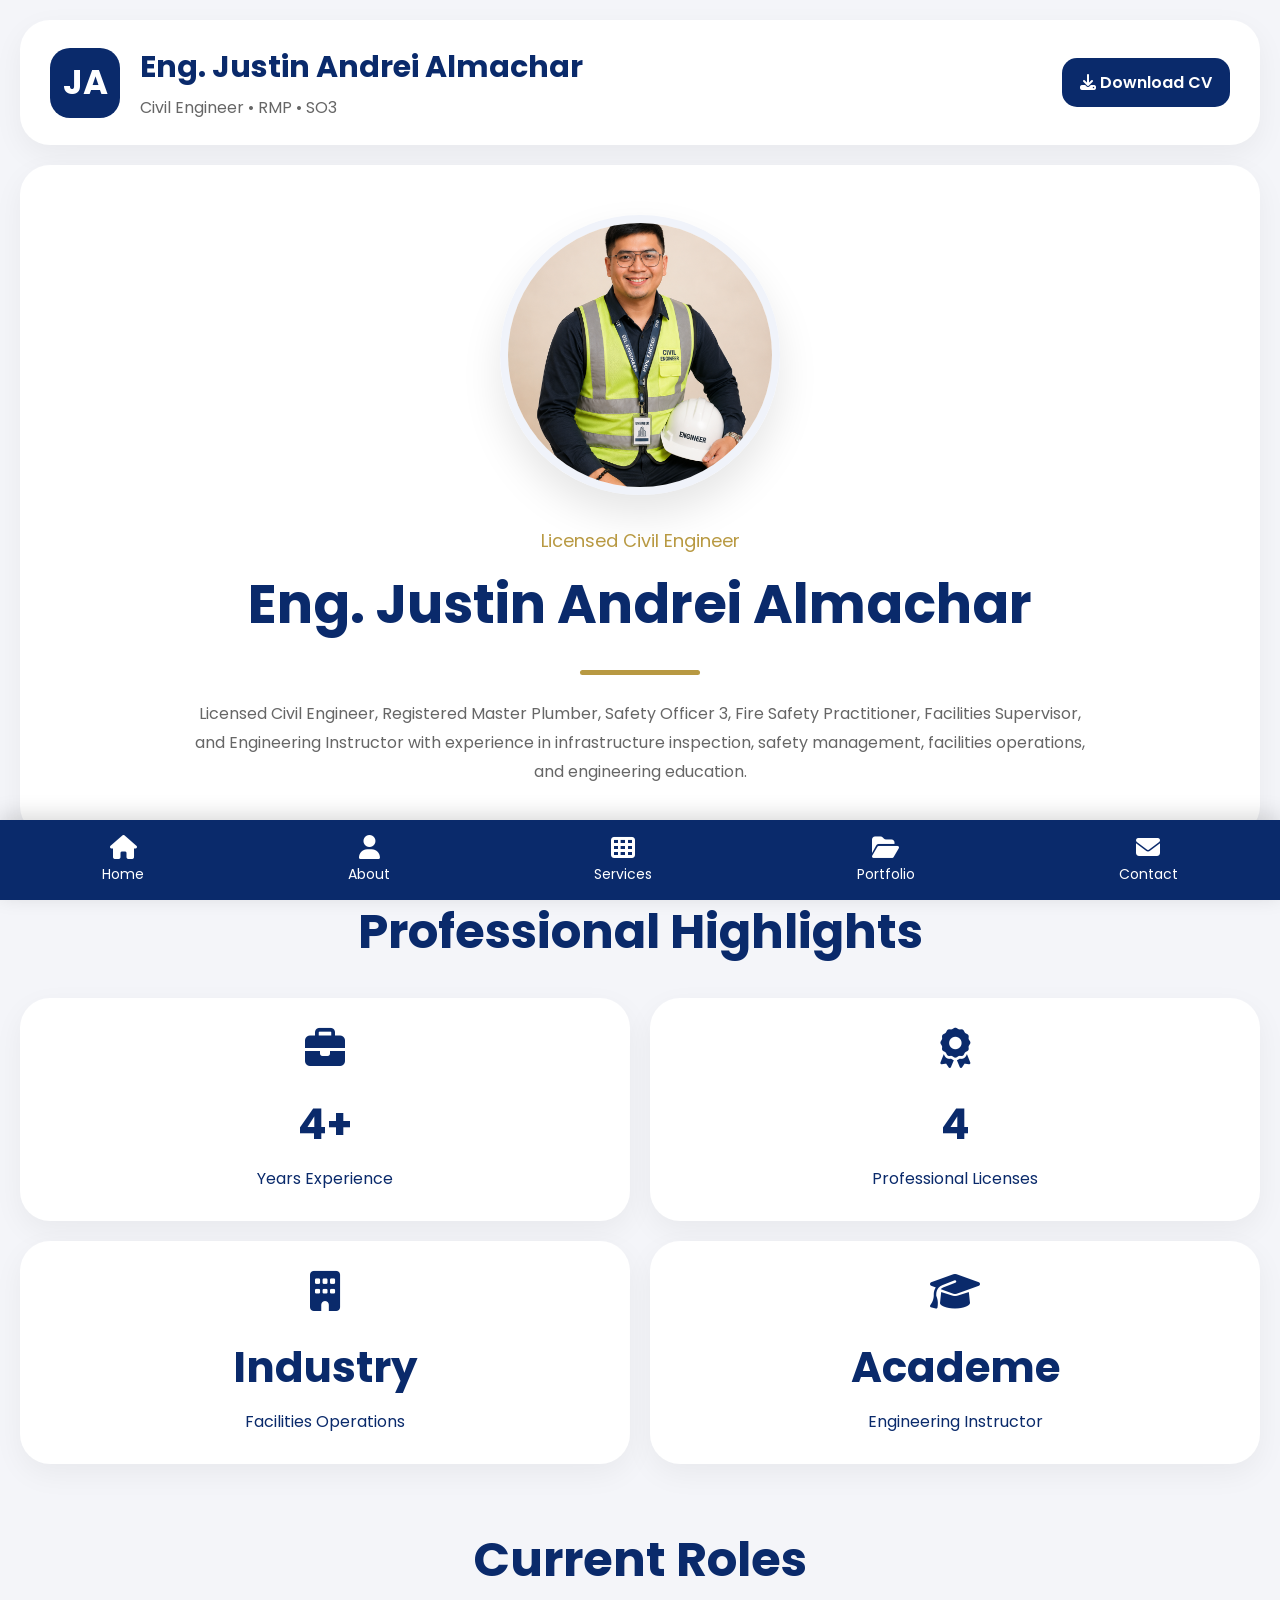
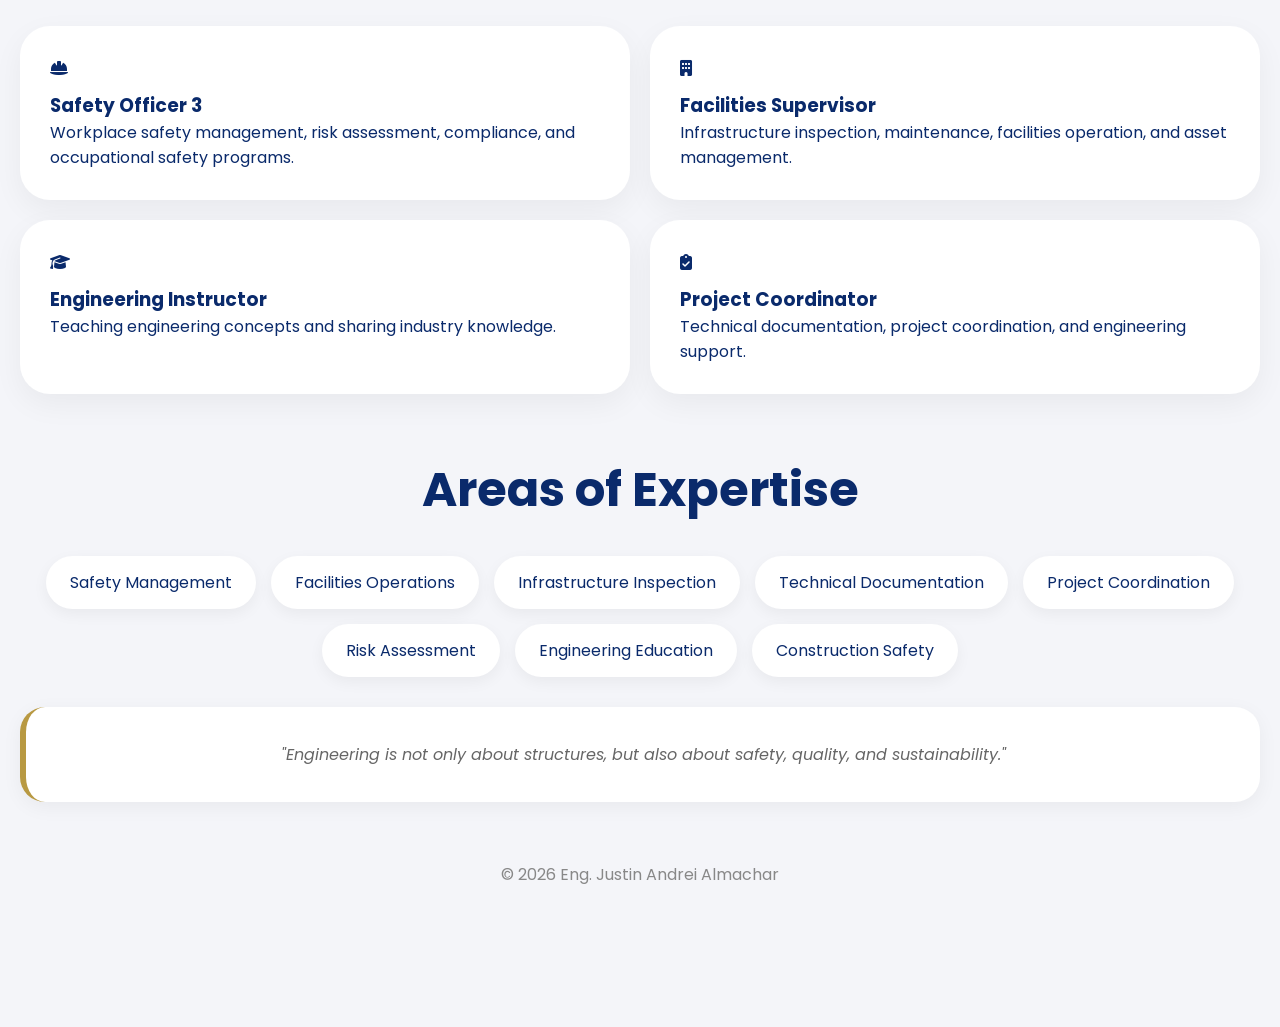
<file: index.html>
<!DOCTYPE html>
<html>
<head>

    <title>Eng. Justin Andrei Almachar</title>

    <meta name="viewport" content="width=device-width, initial-scale=1.0">

    <link rel="stylesheet" href="style.css">

    <link rel="stylesheet"
    href="https://cdnjs.cloudflare.com/ajax/libs/font-awesome/6.5.2/css/all.min.css">

</head>

<body>

<!-- HEADER -->

<header class="header">

    <div class="brand">

        <div class="logo">
            JA
        </div>

        <div class="header-info">
            <h1>Eng. Justin Andrei Almachar</h1>
            <p>Civil Engineer • RMP • SO3</p>
        </div>

    </div>

<a href="Justin_Almachar_CV.pdf"
   target="_blank"
   class="cv-btn">
    <i class="fa-solid fa-download"></i>
    Download CV
</a>
</header>

<!-- HERO -->

<section class="hero-card fade">

    <div class="hero-image">
        <img src="Hero.png" alt="Engineer">
    </div>

    <p class="hero-small">
        Licensed Civil Engineer
    </p>

    <h2>Eng. Justin Andrei Almachar</h2>

    <div class="line"></div>

    <p class="description">
        Licensed Civil Engineer, Registered Master Plumber,
        Safety Officer 3, Fire Safety Practitioner,
        Facilities Supervisor, and Engineering Instructor
        with experience in infrastructure inspection,
        safety management, facilities operations,
        and engineering education.
    </p>

</section>

<!-- HIGHLIGHTS -->

<h2 class="section-title">
    Professional Highlights
</h2>

<div class="stats-container">

    <div class="stat-card">
        <i class="fas fa-briefcase"></i>
        <h3>4+</h3>
        <p>Years Experience</p>
    </div>

    <div class="stat-card">
        <i class="fas fa-award"></i>
        <h3>4</h3>
        <p>Professional Licenses</p>
    </div>

    <div class="stat-card">
        <i class="fas fa-building"></i>
        <h3>Industry</h3>
        <p>Facilities Operations</p>
    </div>

    <div class="stat-card">
        <i class="fas fa-graduation-cap"></i>
        <h3>Academe</h3>
        <p>Engineering Instructor</p>
    </div>

</div>

<!-- CURRENT ROLES -->

<h2 class="section-title">
    Current Roles
</h2>

<div class="grid">

    <div class="card">
        <i class="fas fa-hard-hat"></i>
        <h3>Safety Officer 3</h3>

        <p>
            Workplace safety management,
            risk assessment, compliance,
            and occupational safety programs.
        </p>
    </div>

    <div class="card">
        <i class="fas fa-building"></i>
        <h3>Facilities Supervisor</h3>

        <p>
            Infrastructure inspection,
            maintenance, facilities operation,
            and asset management.
        </p>
    </div>

    <div class="card">
        <i class="fas fa-graduation-cap"></i>
        <h3>Engineering Instructor</h3>

        <p>
            Teaching engineering concepts and
            sharing industry knowledge.
        </p>
    </div>

    <div class="card">
        <i class="fas fa-clipboard-check"></i>
        <h3>Project Coordinator</h3>

        <p>
            Technical documentation,
            project coordination,
            and engineering support.
        </p>
    </div>

</div>

<!-- EXPERTISE -->

<h2 class="section-title">
    Areas of Expertise
</h2>

<div class="skills">

    <div class="skill">Safety Management</div>

    <div class="skill">Facilities Operations</div>

    <div class="skill">Infrastructure Inspection</div>

    <div class="skill">Technical Documentation</div>

    <div class="skill">Project Coordination</div>

    <div class="skill">Risk Assessment</div>

    <div class="skill">Engineering Education</div>

    <div class="skill">Construction Safety</div>

</div>

<!-- QUOTE -->

<div class="quote">
    "Engineering is not only about structures, but also about safety, quality, and sustainability."
</div>

<!-- FOOTER -->

<div class="footer">
    © 2026 Eng. Justin Andrei Almachar
</div>

<!-- NAVIGATION -->

<nav class="bottom-nav">

    <a href="index.html">
        <i class="fas fa-home"></i>
        Home
    </a>

    <a href="about.html">
        <i class="fas fa-user"></i>
        About
    </a>

    <a href="services.html">
        <i class="fas fa-table-cells"></i>
        Services
    </a>

    <a href="portfolio.html">
        <i class="fas fa-folder-open"></i>
        Portfolio
    </a>

    <a href="contact.html">
        <i class="fas fa-envelope"></i>
        Contact
    </a>

</nav>

</body>
</html>
</file>
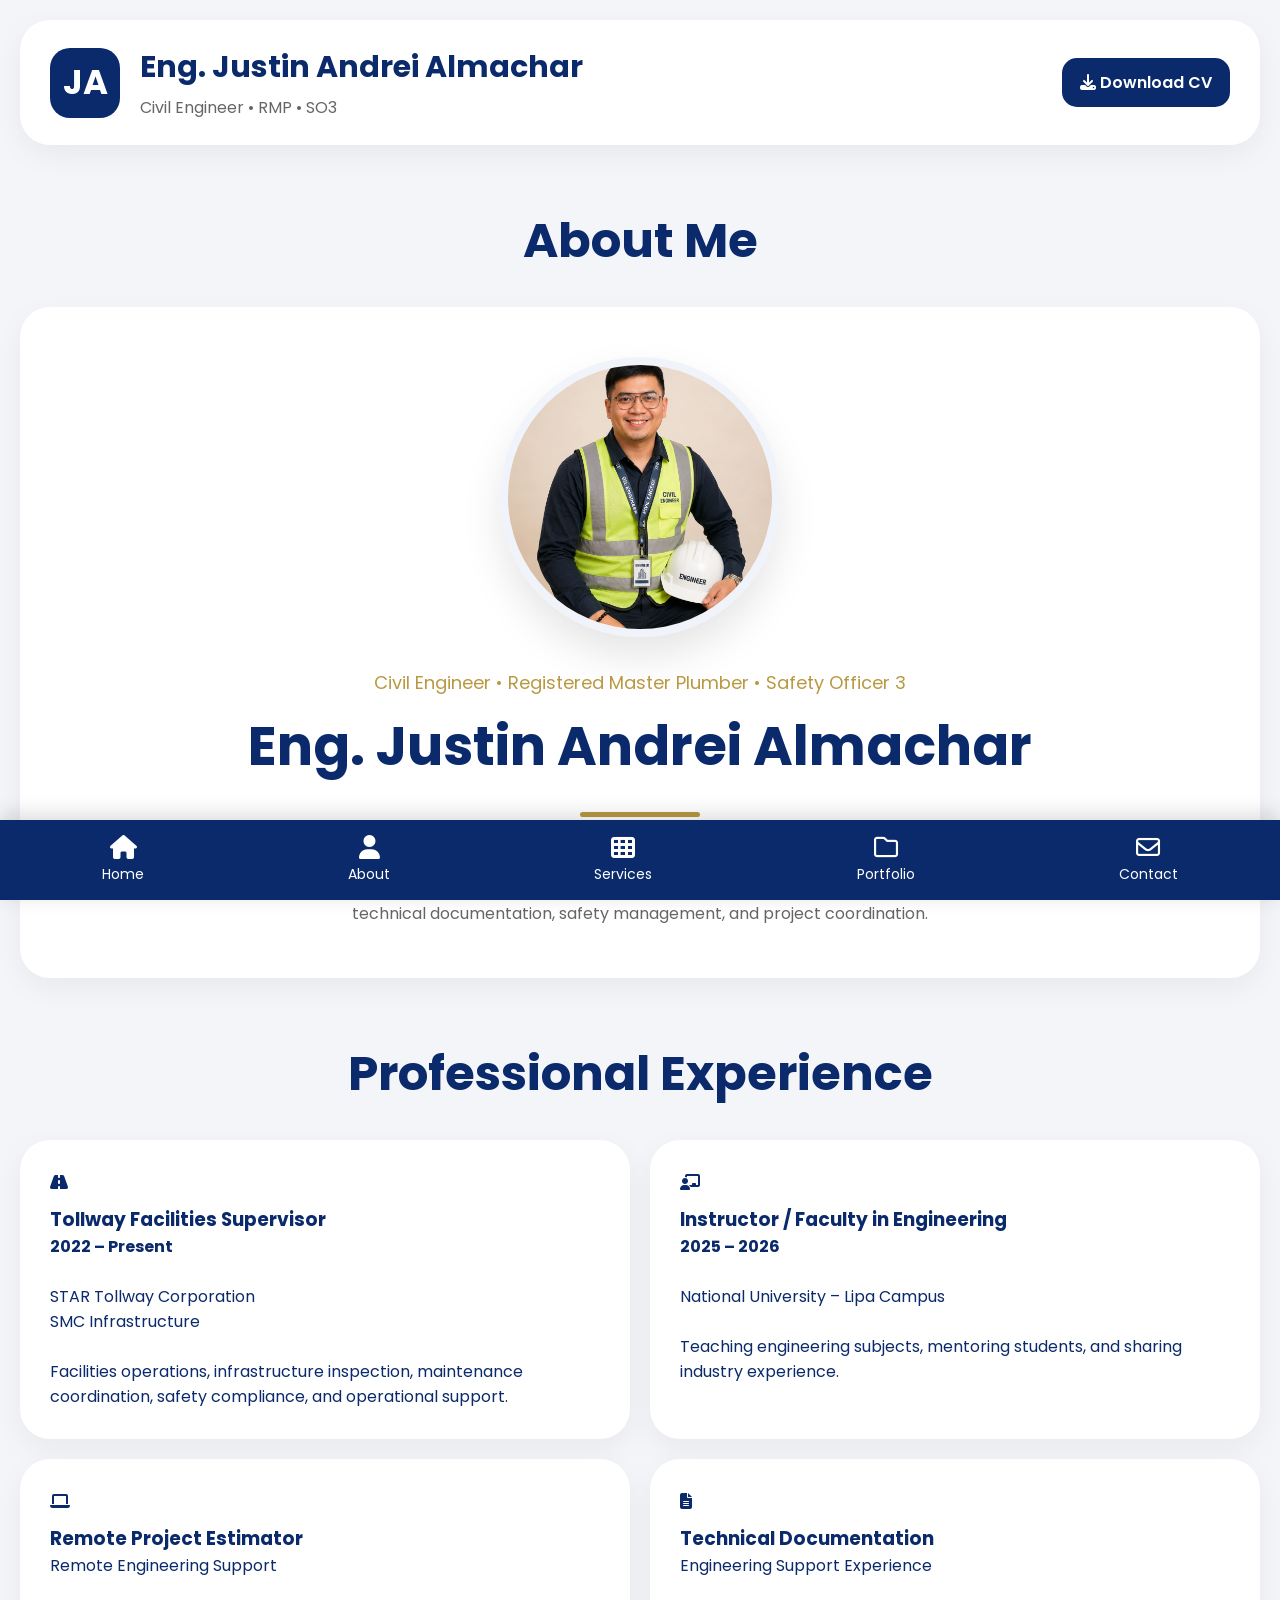
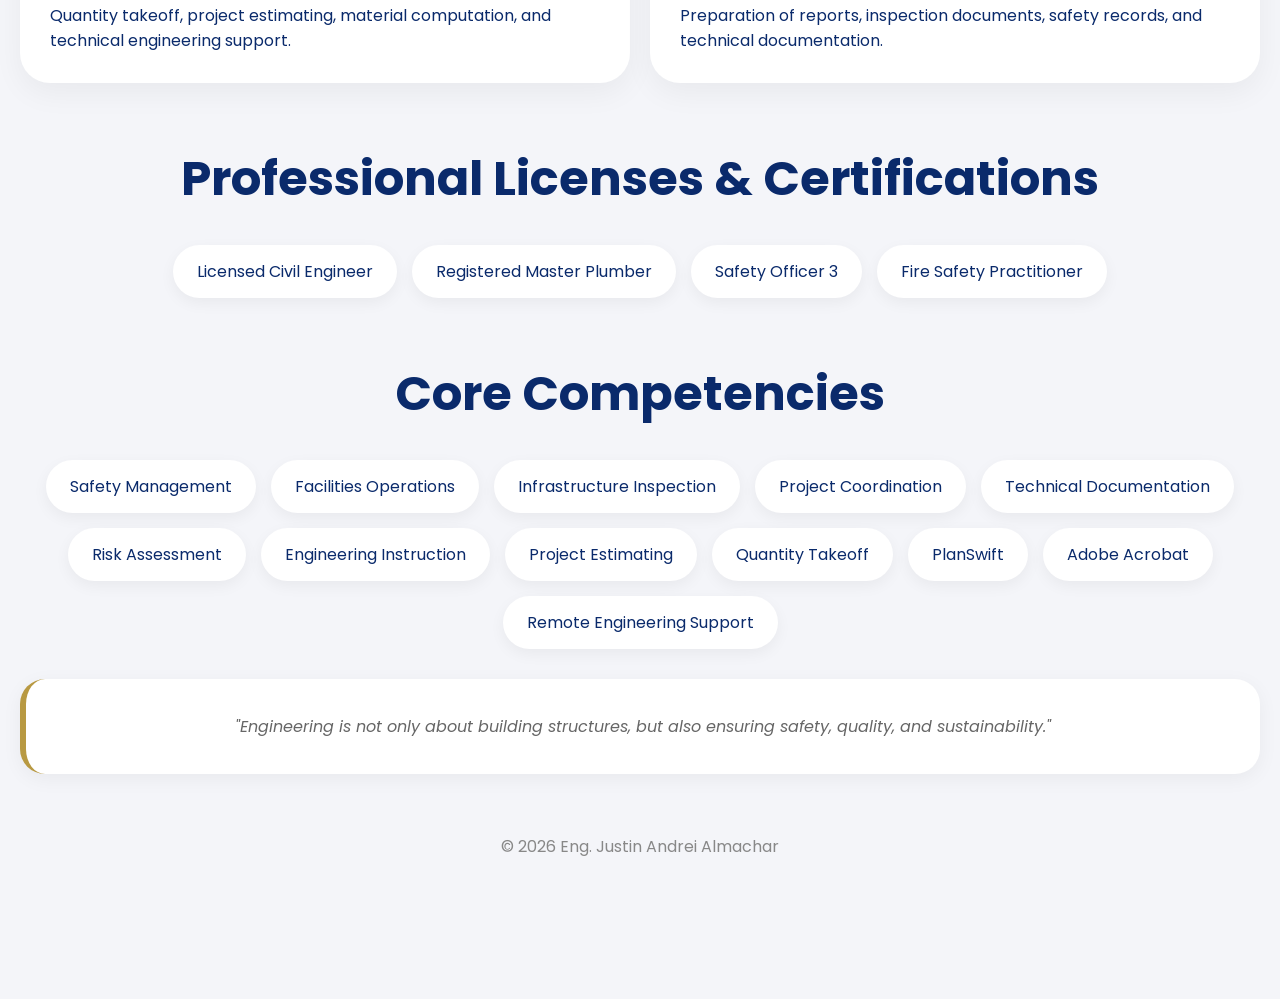
<file: about.html>
<!DOCTYPE html>
<html lang="en">
<head>

    <meta charset="UTF-8">
    <meta name="viewport" content="width=device-width, initial-scale=1.0">

    <title>About | Eng. Justin Andrei Almachar</title>

    <link rel="stylesheet" href="style.css">

    <link rel="stylesheet"
    href="https://cdnjs.cloudflare.com/ajax/libs/font-awesome/6.5.2/css/all.min.css">

</head>

<body>

<!-- HEADER -->

<header class="header">

    <div class="brand">

        <div class="logo">
            JA
        </div>

        <div class="header-info">
            <h1>Eng. Justin Andrei Almachar</h1>
            <p>Civil Engineer • RMP • SO3</p>
        </div>

    </div>

<a href="Justin_Almachar_CV.pdf"
   target="_blank"
   class="cv-btn">
    <i class="fa-solid fa-download"></i>
    Download CV
</a>

</header>

<!-- PAGE TITLE -->

<h2 class="section-title">
    About Me
</h2>

<!-- HERO -->

<section class="hero-card fade">

    <div class="hero-image">
        <img src="Hero.png" alt="Engineer">
    </div>

    <p class="hero-small">
        Civil Engineer • Registered Master Plumber • Safety Officer 3
    </p>

    <h2>
        Eng. Justin Andrei Almachar
    </h2>

    <div class="line"></div>

    <p class="description">
        Licensed Civil Engineer, Registered Master Plumber,
        Safety Officer 3, and Fire Safety Practitioner with
        professional experience in tollway infrastructure,
        facilities operations, engineering education,
        remote project estimating, technical documentation,
        safety management, and project coordination.
    </p>

</section>

<!-- PROFESSIONAL EXPERIENCE -->

<h2 class="section-title">
    Professional Experience
</h2>

<div class="grid">

    <div class="card fade">

        <i class="fa-solid fa-road"></i>

        <h3>
            Tollway Facilities Supervisor
        </h3>

        <p>
            <strong>2022 – Present</strong><br><br>

            STAR Tollway Corporation<br>
            SMC Infrastructure
        </p>

        <br>

        <p>
            Facilities operations, infrastructure inspection,
            maintenance coordination, safety compliance,
            and operational support.
        </p>

    </div>

    <div class="card fade">

        <i class="fa-solid fa-chalkboard-user"></i>

        <h3>
            Instructor / Faculty in Engineering
        </h3>

        <p>
            <strong>2025 – 2026</strong><br><br>

            National University – Lipa Campus
        </p>

        <br>

        <p>
            Teaching engineering subjects,
            mentoring students, and sharing
            industry experience.
        </p>

    </div>

    <div class="card fade">

        <i class="fa-solid fa-laptop"></i>

        <h3>
            Remote Project Estimator
        </h3>

        <p>
            Remote Engineering Support
        </p>

        <br>

        <p>
            Quantity takeoff, project estimating,
            material computation, and technical
            engineering support.
        </p>

    </div>

    <div class="card fade">

        <i class="fa-solid fa-file-lines"></i>

        <h3>
            Technical Documentation
        </h3>

        <p>
            Engineering Support Experience
        </p>

        <br>

        <p>
            Preparation of reports, inspection
            documents, safety records,
            and technical documentation.
        </p>

    </div>

</div>

<!-- PROFESSIONAL LICENSES -->

<h2 class="section-title">
    Professional Licenses & Certifications
</h2>

<div class="skills">

    <div class="skill">
        Licensed Civil Engineer
    </div>

    <div class="skill">
        Registered Master Plumber
    </div>

    <div class="skill">
        Safety Officer 3
    </div>

    <div class="skill">
        Fire Safety Practitioner
    </div>

</div>

<!-- CORE COMPETENCIES -->

<h2 class="section-title">
    Core Competencies
</h2>

<div class="skills">

    <div class="skill">Safety Management</div>

    <div class="skill">Facilities Operations</div>

    <div class="skill">Infrastructure Inspection</div>

    <div class="skill">Project Coordination</div>

    <div class="skill">Technical Documentation</div>

    <div class="skill">Risk Assessment</div>

    <div class="skill">Engineering Instruction</div>

    <div class="skill">Project Estimating</div>

    <div class="skill">Quantity Takeoff</div>

    <div class="skill">PlanSwift</div>

    <div class="skill">Adobe Acrobat</div>

    <div class="skill">Remote Engineering Support</div>

</div>

<!-- PROFESSIONAL STATEMENT -->

<div class="quote">

    "Engineering is not only about building structures,
    but also ensuring safety, quality, and sustainability."

</div>

<!-- FOOTER -->

<div class="footer">
    © 2026 Eng. Justin Andrei Almachar
</div>

<!-- NAVIGATION -->

<nav class="bottom-nav">

    <a href="index.html">
        <i class="fa-solid fa-house"></i>
        Home
    </a>

    <a href="about.html">
        <i class="fa-solid fa-user"></i>
        About
    </a>

    <a href="services.html">
        <i class="fa-solid fa-table-cells"></i>
        Services
    </a>

    <a href="portfolio.html">
        <i class="fa-regular fa-folder"></i>
        Portfolio
    </a>

    <a href="contact.html">
        <i class="fa-regular fa-envelope"></i>
        Contact
    </a>

</nav>

</body>
</html>
</file>
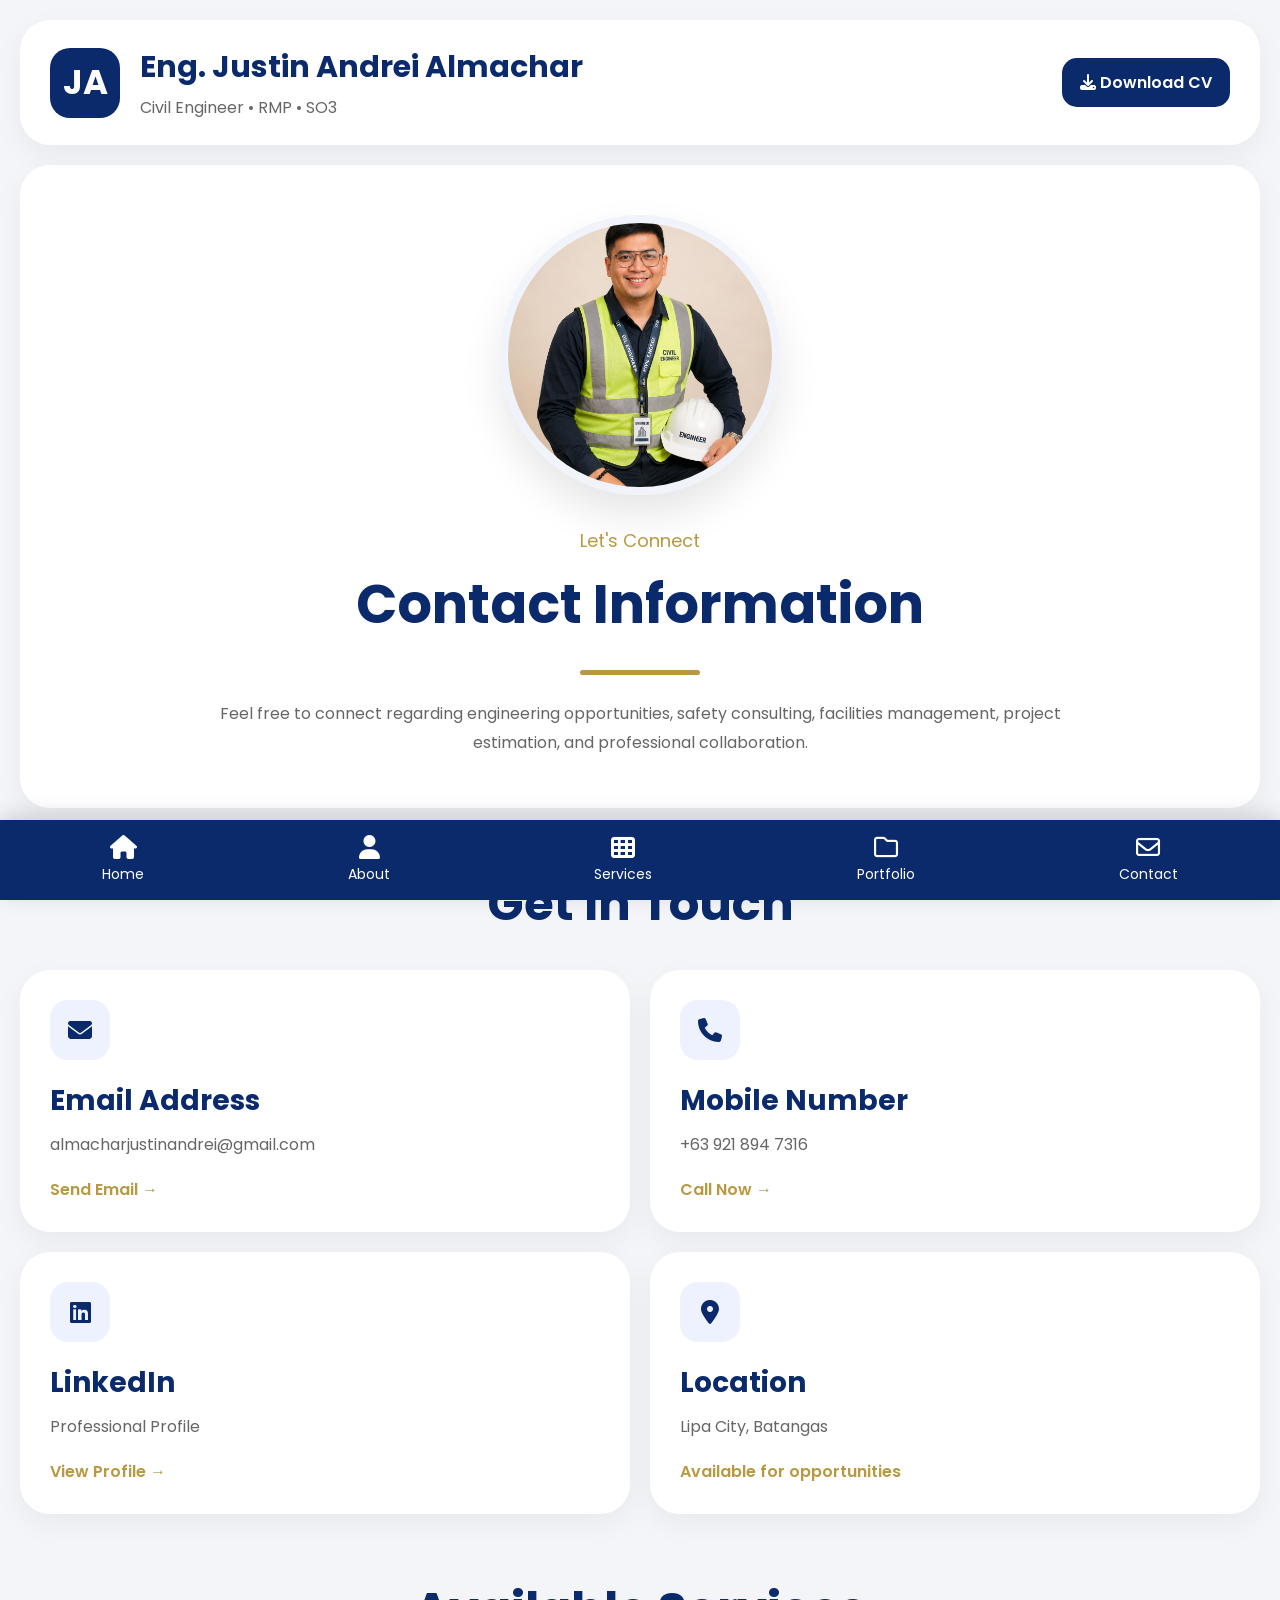
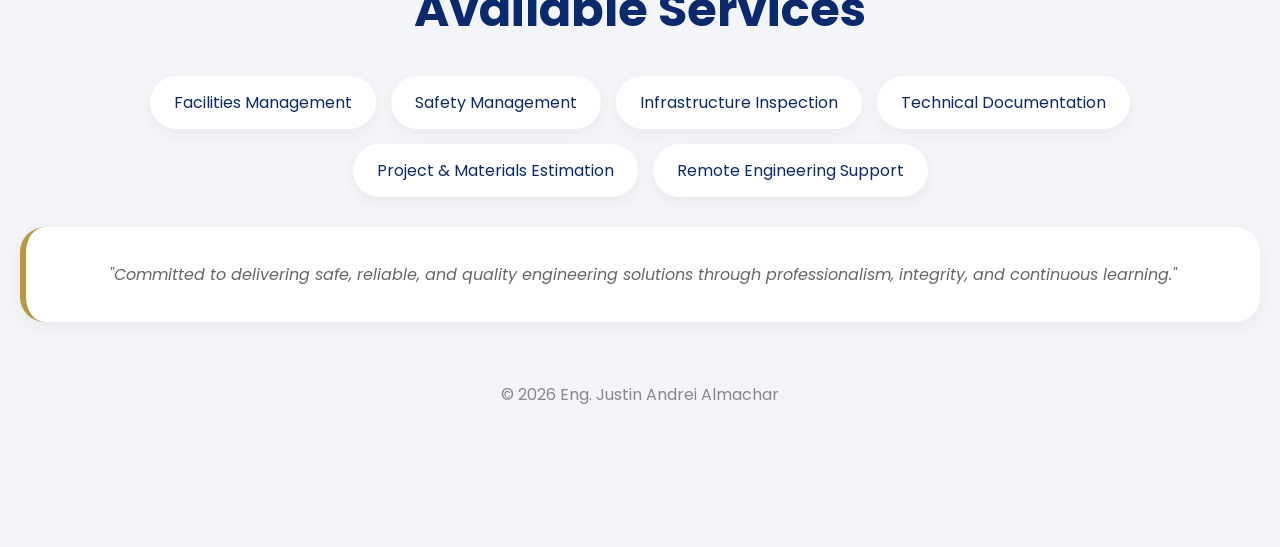
<file: contact.html>
<!DOCTYPE html>
<html lang="en">
<head>

    <meta charset="UTF-8">
    <meta name="viewport" content="width=device-width, initial-scale=1.0">

    <title>Contact | Eng. Justin Andrei Almachar</title>

    <link rel="stylesheet" href="style.css">

    <link rel="stylesheet"
    href="https://cdnjs.cloudflare.com/ajax/libs/font-awesome/6.5.2/css/all.min.css">

</head>

<body>

<!-- HEADER -->

<header class="header">

    <div class="brand">

        <div class="logo">
            JA
        </div>

        <div class="header-info">
            <h1>Eng. Justin Andrei Almachar</h1>
            <p>Civil Engineer • RMP • SO3</p>
        </div>

    </div>

<a href="Justin_Almachar_CV.pdf"
   target="_blank"
   class="cv-btn">
    <i class="fa-solid fa-download"></i>
    Download CV
</a>

</header>

<!-- HERO -->

<section class="hero-card fade">

    <div class="hero-image">
        <img src="Hero.png" alt="Engineer">
    </div>

    <p class="hero-small">
        Let's Connect
    </p>

    <h2>
        Contact Information
    </h2>

    <div class="line"></div>

    <p class="description">
        Feel free to connect regarding engineering opportunities,
        safety consulting, facilities management, project estimation,
        and professional collaboration.
    </p>

</section>

<!-- CONTACT -->

<h2 class="section-title">
    Get In Touch
</h2>

<div class="contact-grid">

    <a href="mailto:almacharjustinandrei@gmail.com"
       class="contact-card">

        <i class="fa-solid fa-envelope"></i>

        <h3>Email Address</h3>

        <p>
            almacharjustinandrei@gmail.com
        </p>

        <span class="contact-action">
            Send Email →
        </span>

    </a>

    <a href="tel:+639218947316"
       class="contact-card">

        <i class="fa-solid fa-phone"></i>

        <h3>Mobile Number</h3>

        <p>
            +63 921 894 7316
        </p>

        <span class="contact-action">
            Call Now →
        </span>

    </a>

<a href="https://www.linkedin.com/in/justin-almachar-2947ab350?utm_source=share_via&utm_content=profile&utm_medium=member_ios"
   target="_blank"
   class="contact-card">

    <i class="fa-brands fa-linkedin"></i>

    <h3>LinkedIn</h3>

    <p>
        Professional Profile
    </p>

    <span class="contact-action">
        View Profile →
    </span>

</a>

    <div class="contact-card">

        <i class="fa-solid fa-location-dot"></i>

        <h3>Location</h3>

        <p>
            Lipa City, Batangas
        </p>

        <span class="contact-action">
            Available for opportunities
        </span>

    </div>

</div>

<!-- SERVICES -->

<h2 class="section-title">
    Available Services
</h2>

<div class="skills">

    <div class="skill">
        Facilities Management
    </div>

    <div class="skill">
        Safety Management
    </div>

    <div class="skill">
        Infrastructure Inspection
    </div>

    <div class="skill">
        Technical Documentation
    </div>

    <div class="skill">
        Project & Materials Estimation
    </div>

    <div class="skill">
        Remote Engineering Support
    </div>

</div>

<!-- QUOTE -->

<div class="quote">

    "Committed to delivering safe, reliable,
    and quality engineering solutions through
    professionalism, integrity, and continuous learning."

</div>

<!-- FOOTER -->

<div class="footer">
    © 2026 Eng. Justin Andrei Almachar
</div>

<!-- BOTTOM NAV -->

<nav class="bottom-nav">

    <a href="index.html">
        <i class="fa-solid fa-house"></i>
        <span>Home</span>
    </a>

    <a href="about.html">
        <i class="fa-solid fa-user"></i>
        <span>About</span>
    </a>

    <a href="services.html">
        <i class="fa-solid fa-table-cells"></i>
        <span>Services</span>
    </a>

    <a href="portfolio.html">
        <i class="fa-regular fa-folder"></i>
        <span>Portfolio</span>
    </a>

    <a href="contact.html">
        <i class="fa-regular fa-envelope"></i>
        <span>Contact</span>
    </a>

</nav>

</body>
</html>
</file>
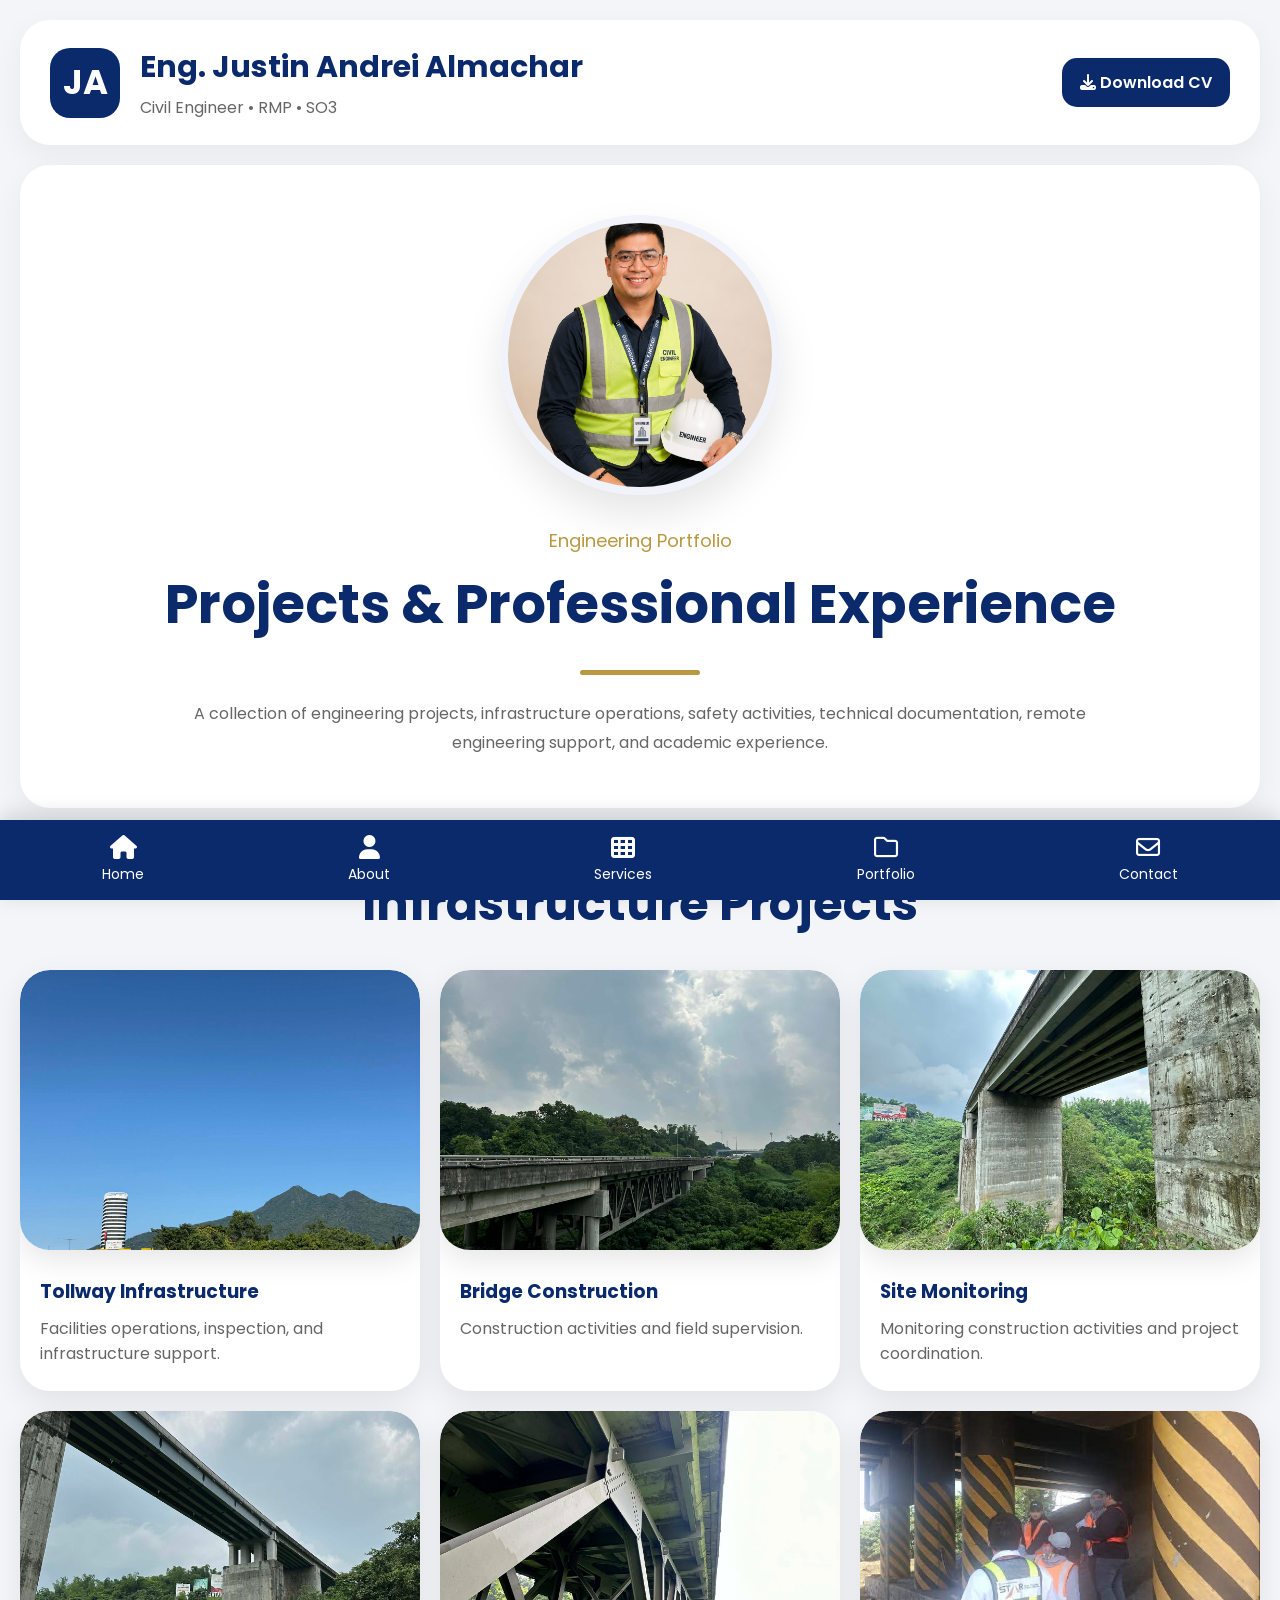
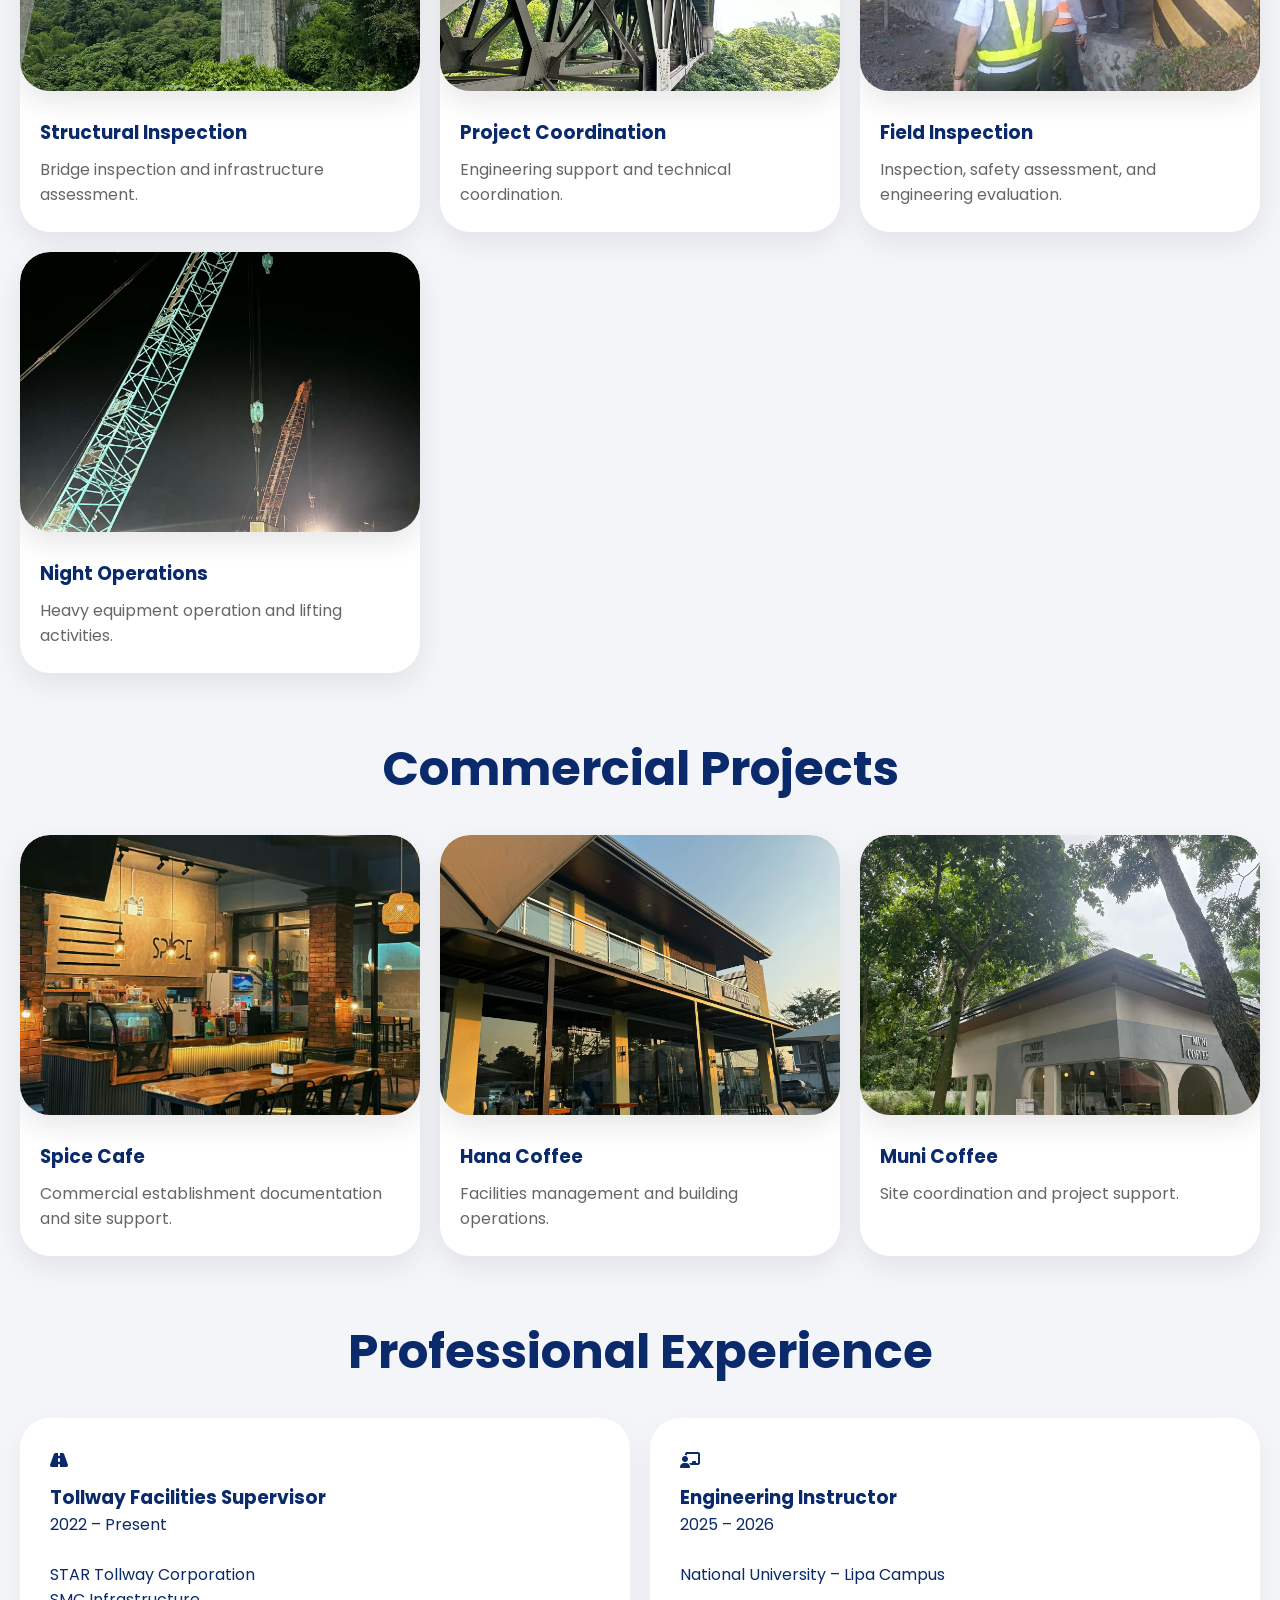
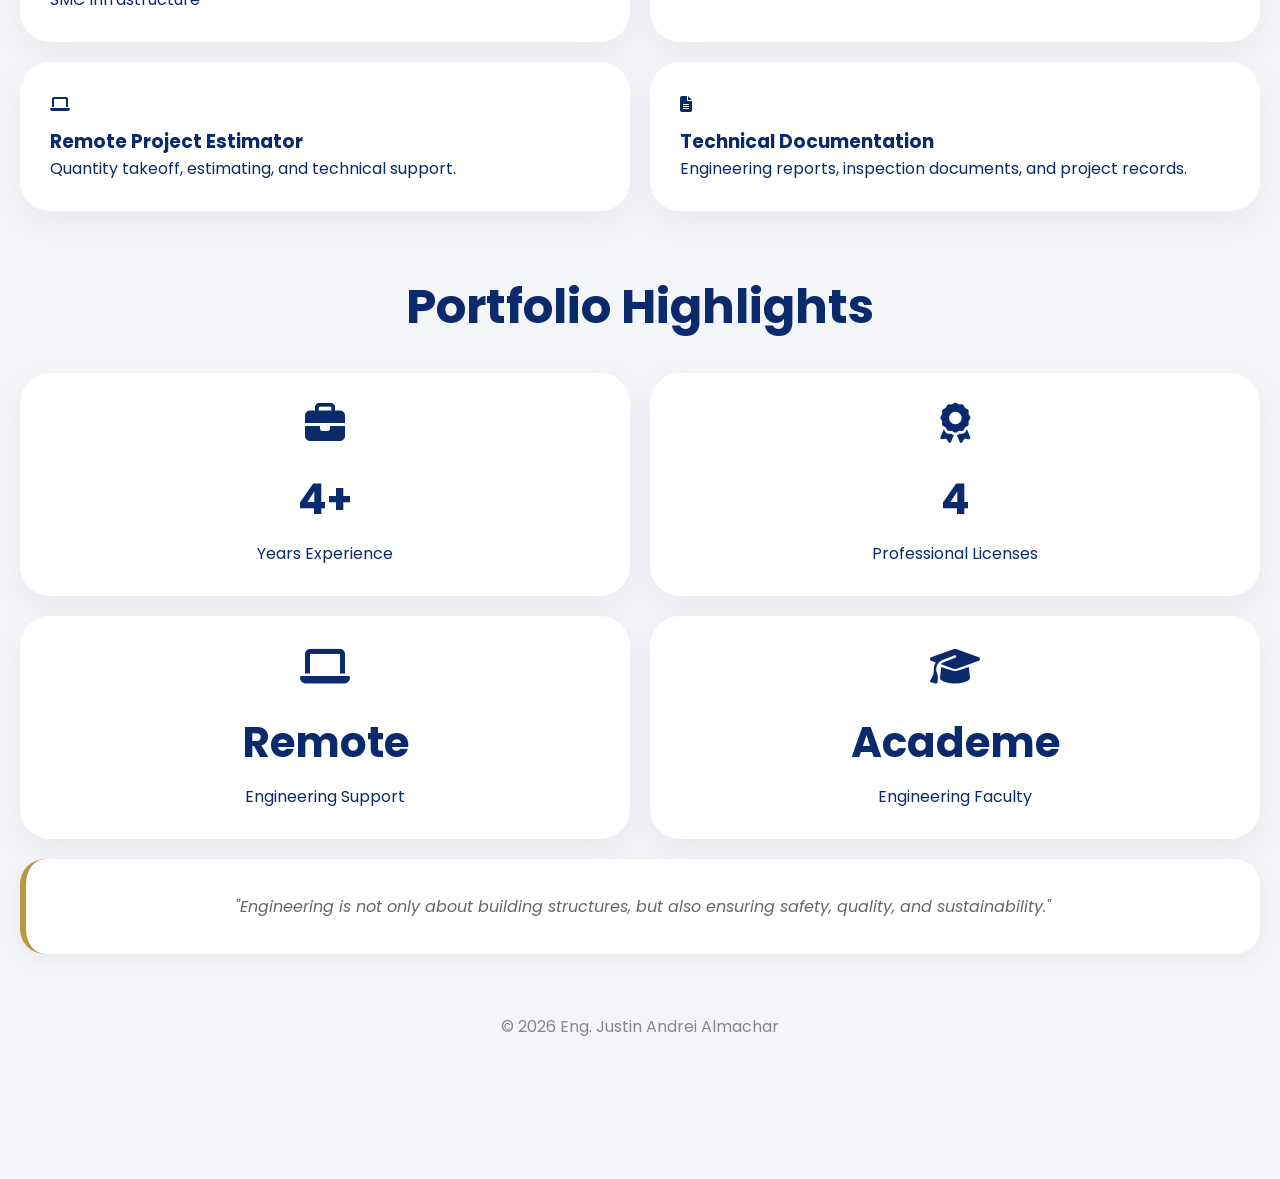
<file: portfolio.html>
<!DOCTYPE html>
<html lang="en">
<head>

    <meta charset="UTF-8">
    <meta name="viewport" content="width=device-width, initial-scale=1.0">

    <title>Portfolio | Eng. Justin Andrei Almachar</title>

    <link rel="stylesheet" href="style.css">

    <link rel="stylesheet"
    href="https://cdnjs.cloudflare.com/ajax/libs/font-awesome/6.5.2/css/all.min.css">

</head>

<body>

<!-- HEADER -->

<header class="header">

    <div class="brand">

        <div class="logo">
            JA
        </div>

        <div class="header-info">
            <h1>Eng. Justin Andrei Almachar</h1>
            <p>Civil Engineer • RMP • SO3</p>
        </div>

    </div>

 <a href="Justin_Almachar_CV.pdf"
   target="_blank"
   class="cv-btn">
    <i class="fa-solid fa-download"></i>
    Download CV
</a>

</header>

<!-- HERO -->

<section class="hero-card fade">

    <div class="hero-image">
        <img src="Hero.png" alt="Engineer">
    </div>

    <p class="hero-small">
        Engineering Portfolio
    </p>

    <h2>
        Projects & Professional Experience
    </h2>

    <div class="line"></div>

    <p class="description">
        A collection of engineering projects,
        infrastructure operations, safety activities,
        technical documentation, remote engineering support,
        and academic experience.
    </p>

</section>

<!-- INFRASTRUCTURE -->

<h2 class="section-title">
    Infrastructure Projects
</h2>

<div class="gallery-grid">

    <div class="gallery-card">
        <img src="tollsite.jpeg">

        <h3>Tollway Infrastructure</h3>

        <p>
            Facilities operations, inspection,
            and infrastructure support.
        </p>
    </div>

    <div class="gallery-card">
        <img src="bridge1.jpeg">

        <h3>Bridge Construction</h3>

        <p>
            Construction activities and field supervision.
        </p>
    </div>

    <div class="gallery-card">
        <img src="bridge2.jpeg">

        <h3>Site Monitoring</h3>

        <p>
            Monitoring construction activities
            and project coordination.
        </p>
    </div>

    <div class="gallery-card">
        <img src="bridge3.jpeg">

        <h3>Structural Inspection</h3>

        <p>
            Bridge inspection and infrastructure assessment.
        </p>
    </div>

    <div class="gallery-card">
        <img src="bridge4.jpeg">

        <h3>Project Coordination</h3>

        <p>
            Engineering support and technical coordination.
        </p>
    </div>

    <div class="gallery-card">
        <img src="inspection.jpeg">

        <h3>Field Inspection</h3>

        <p>
            Inspection, safety assessment,
            and engineering evaluation.
        </p>
    </div>

    <div class="gallery-card">
        <img src="crane.jpeg">

        <h3>Night Operations</h3>

        <p>
            Heavy equipment operation and lifting activities.
        </p>
    </div>

</div>

<!-- COMMERCIAL -->

<h2 class="section-title">
    Commercial Projects
</h2>

<div class="gallery-grid">

    <div class="gallery-card">
        <img src="spice.jpeg">

        <h3>Spice Cafe</h3>

        <p>
            Commercial establishment documentation
            and site support.
        </p>
    </div>

    <div class="gallery-card">
        <img src="hana.jpeg">

        <h3>Hana Coffee</h3>

        <p>
            Facilities management and building operations.
        </p>
    </div>

    <div class="gallery-card">
        <img src="muni.jpeg">

        <h3>Muni Coffee</h3>

        <p>
            Site coordination and project support.
        </p>
    </div>

</div>

<!-- PROFESSIONAL EXPERIENCE -->

<h2 class="section-title">
    Professional Experience
</h2>

<div class="grid">

    <div class="card">

        <i class="fa-solid fa-road"></i>

        <h3>
            Tollway Facilities Supervisor
        </h3>

        <p>
            2022 – Present
        </p>

        <br>

        <p>
            STAR Tollway Corporation<br>
            SMC Infrastructure
        </p>

    </div>

    <div class="card">

        <i class="fa-solid fa-chalkboard-user"></i>

        <h3>
            Engineering Instructor
        </h3>

        <p>
            2025 – 2026
        </p>

        <br>

        <p>
            National University – Lipa Campus
        </p>

    </div>

    <div class="card">

        <i class="fa-solid fa-laptop"></i>

        <h3>
            Remote Project Estimator
        </h3>

        <p>
            Quantity takeoff, estimating,
            and technical support.
        </p>

    </div>

    <div class="card">

        <i class="fa-solid fa-file-lines"></i>

        <h3>
            Technical Documentation
        </h3>

        <p>
            Engineering reports, inspection documents,
            and project records.
        </p>

    </div>

</div>

<!-- HIGHLIGHTS -->

<h2 class="section-title">
    Portfolio Highlights
</h2>

<div class="stats-container">

    <div class="stat-card">
        <i class="fa-solid fa-briefcase"></i>
        <h3>4+</h3>
        <p>Years Experience</p>
    </div>

    <div class="stat-card">
        <i class="fa-solid fa-award"></i>
        <h3>4</h3>
        <p>Professional Licenses</p>
    </div>

    <div class="stat-card">
        <i class="fa-solid fa-laptop"></i>
        <h3>Remote</h3>
        <p>Engineering Support</p>
    </div>

    <div class="stat-card">
        <i class="fa-solid fa-graduation-cap"></i>
        <h3>Academe</h3>
        <p>Engineering Faculty</p>
    </div>

</div>

<!-- QUOTE -->

<div class="quote">

    "Engineering is not only about building structures,
    but also ensuring safety, quality, and sustainability."

</div>

<!-- FOOTER -->

<div class="footer">
    © 2026 Eng. Justin Andrei Almachar
</div>

<!-- NAVIGATION -->

<nav class="bottom-nav">

    <a href="index.html">
        <i class="fa-solid fa-house"></i>
        Home
    </a>

    <a href="about.html">
        <i class="fa-solid fa-user"></i>
        About
    </a>

    <a href="services.html">
        <i class="fa-solid fa-table-cells"></i>
        Services
    </a>

    <a href="portfolio.html">
        <i class="fa-regular fa-folder"></i>
        Portfolio
    </a>

    <a href="contact.html">
        <i class="fa-regular fa-envelope"></i>
        Contact
    </a>

</nav>

</body>
</html>
</file>
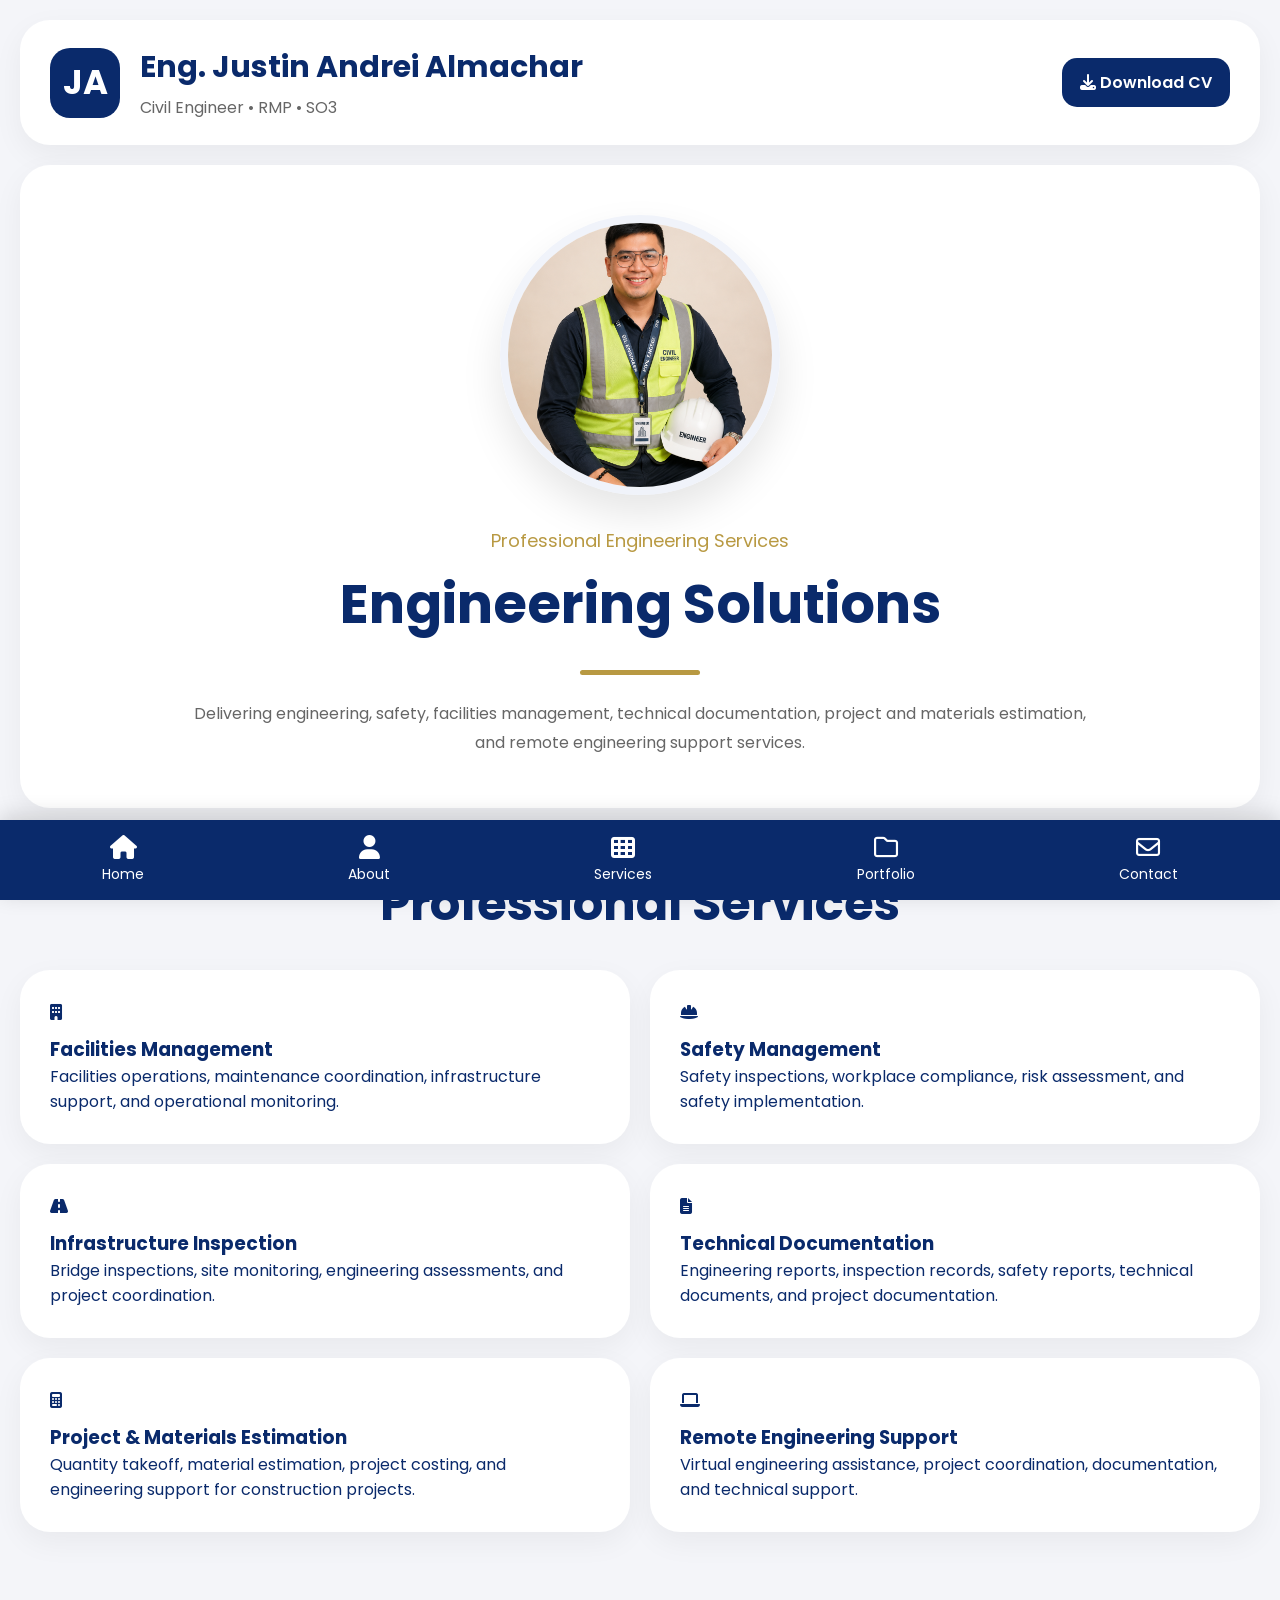
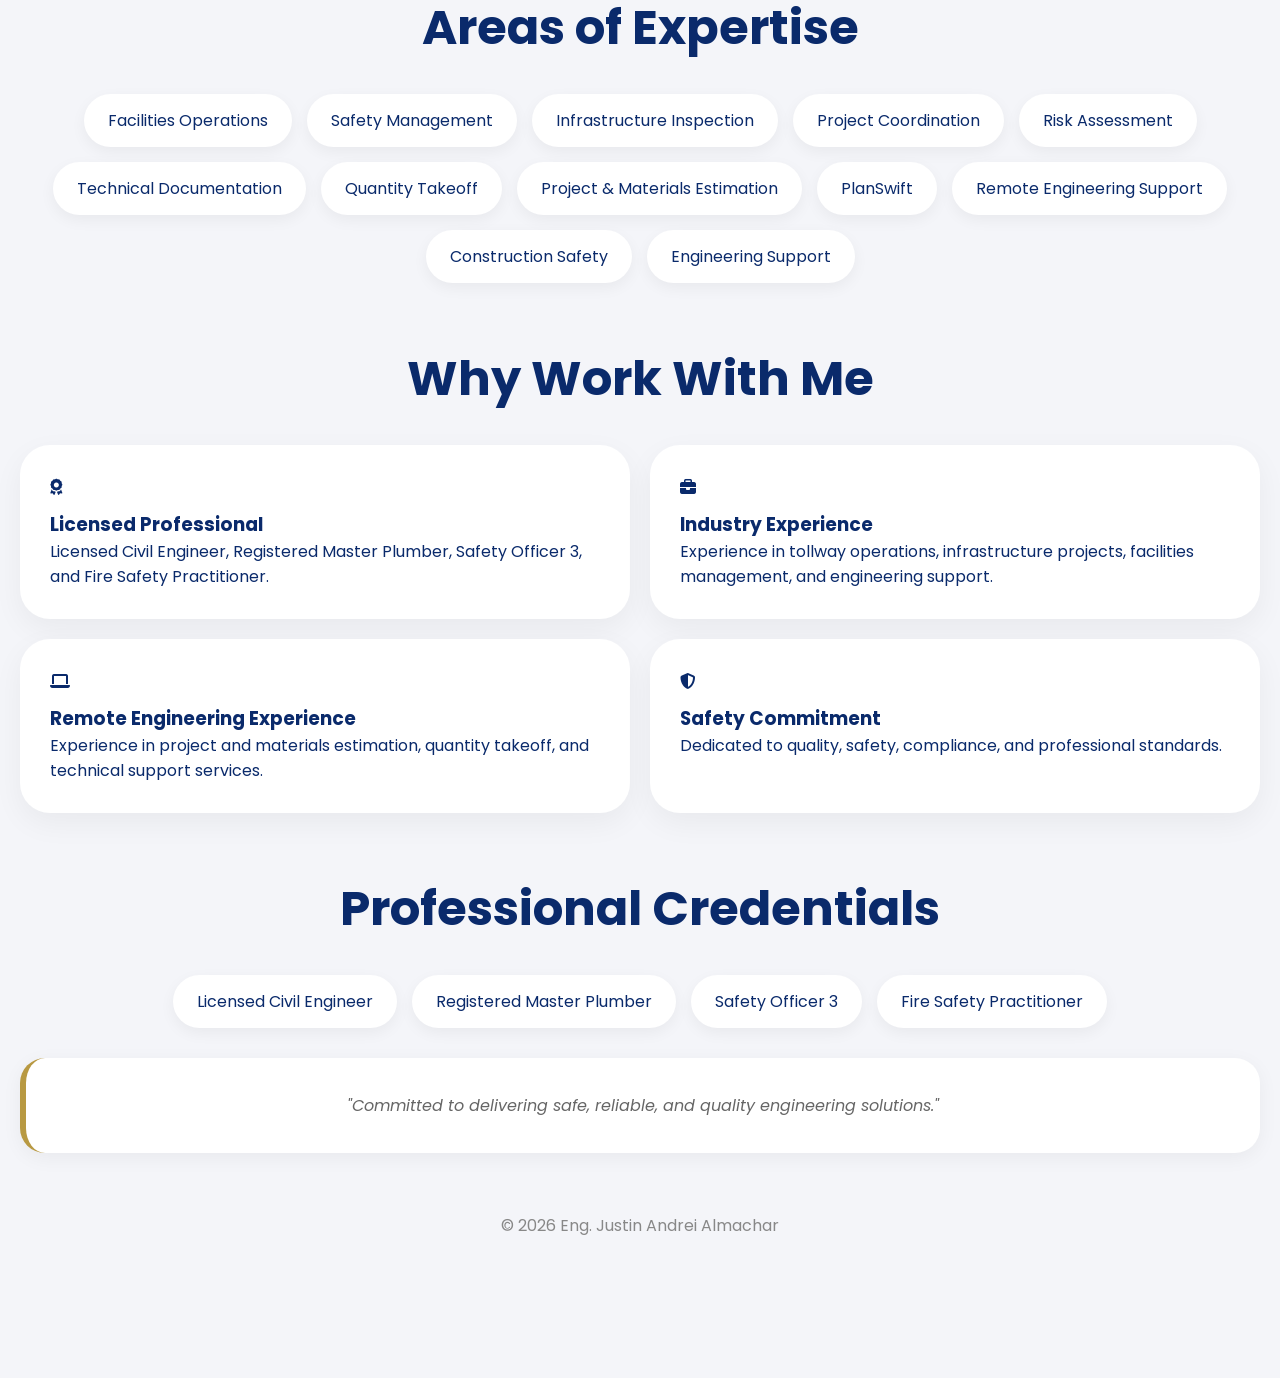
<file: services.html>
<!DOCTYPE html>
<html lang="en">
<head>

    <meta charset="UTF-8">
    <meta name="viewport" content="width=device-width, initial-scale=1.0">

    <title>Services | Eng. Justin Andrei Almachar</title>

    <link rel="stylesheet" href="style.css">

    <link rel="stylesheet"
    href="https://cdnjs.cloudflare.com/ajax/libs/font-awesome/6.5.2/css/all.min.css">

</head>

<body>

<!-- HEADER -->

<header class="header">

    <div class="brand">

        <div class="logo">
            JA
        </div>

        <div class="header-info">
            <h1>Eng. Justin Andrei Almachar</h1>
            <p>Civil Engineer • RMP • SO3</p>
        </div>

    </div>

<a href="Justin_Almachar_CV.pdf"
   target="_blank"
   class="cv-btn">
    <i class="fa-solid fa-download"></i>
    Download CV
</a>

</header>

<!-- HERO -->

<section class="hero-card fade">

    <div class="hero-image">
        <img src="Hero.png" alt="Engineer">
    </div>

    <p class="hero-small">
        Professional Engineering Services
    </p>

    <h2>
        Engineering Solutions
    </h2>

    <div class="line"></div>

    <p class="description">
        Delivering engineering, safety,
        facilities management, technical documentation,
        project and materials estimation,
        and remote engineering support services.
    </p>

</section>

<!-- SERVICES -->

<h2 class="section-title">
    Professional Services
</h2>

<div class="grid">

    <div class="card">

        <i class="fa-solid fa-building"></i>

        <h3>
            Facilities Management
        </h3>

        <p>
            Facilities operations, maintenance
            coordination, infrastructure support,
            and operational monitoring.
        </p>

    </div>

    <div class="card">

        <i class="fa-solid fa-helmet-safety"></i>

        <h3>
            Safety Management
        </h3>

        <p>
            Safety inspections, workplace compliance,
            risk assessment, and safety implementation.
        </p>

    </div>

    <div class="card">

        <i class="fa-solid fa-road"></i>

        <h3>
            Infrastructure Inspection
        </h3>

        <p>
            Bridge inspections, site monitoring,
            engineering assessments,
            and project coordination.
        </p>

    </div>

    <div class="card">

        <i class="fa-solid fa-file-lines"></i>

        <h3>
            Technical Documentation
        </h3>

        <p>
            Engineering reports, inspection records,
            safety reports, technical documents,
            and project documentation.
        </p>

    </div>

    <div class="card">

        <i class="fa-solid fa-calculator"></i>

        <h3>
            Project & Materials Estimation
        </h3>

        <p>
            Quantity takeoff, material estimation,
            project costing, and engineering support
            for construction projects.
        </p>

    </div>

    <div class="card">

        <i class="fa-solid fa-laptop"></i>

        <h3>
            Remote Engineering Support
        </h3>

        <p>
            Virtual engineering assistance,
            project coordination,
            documentation, and technical support.
        </p>

    </div>

</div>

<!-- AREAS OF EXPERTISE -->

<h2 class="section-title">
    Areas of Expertise
</h2>

<div class="skills">

    <div class="skill">Facilities Operations</div>

    <div class="skill">Safety Management</div>

    <div class="skill">Infrastructure Inspection</div>

    <div class="skill">Project Coordination</div>

    <div class="skill">Risk Assessment</div>

    <div class="skill">Technical Documentation</div>

    <div class="skill">Quantity Takeoff</div>

    <div class="skill">Project & Materials Estimation</div>

    <div class="skill">PlanSwift</div>

    <div class="skill">Remote Engineering Support</div>

    <div class="skill">Construction Safety</div>

    <div class="skill">Engineering Support</div>

</div>

<!-- WHY WORK WITH ME -->

<h2 class="section-title">
    Why Work With Me
</h2>

<div class="grid">

    <div class="card">

        <i class="fa-solid fa-award"></i>

        <h3>
            Licensed Professional
        </h3>

        <p>
            Licensed Civil Engineer,
            Registered Master Plumber,
            Safety Officer 3,
            and Fire Safety Practitioner.
        </p>

    </div>

    <div class="card">

        <i class="fa-solid fa-briefcase"></i>

        <h3>
            Industry Experience
        </h3>

        <p>
            Experience in tollway operations,
            infrastructure projects,
            facilities management,
            and engineering support.
        </p>

    </div>

    <div class="card">

        <i class="fa-solid fa-laptop"></i>

        <h3>
            Remote Engineering Experience
        </h3>

        <p>
            Experience in project and materials estimation,
            quantity takeoff,
            and technical support services.
        </p>

    </div>

    <div class="card">

        <i class="fa-solid fa-shield-halved"></i>

        <h3>
            Safety Commitment
        </h3>

        <p>
            Dedicated to quality,
            safety, compliance,
            and professional standards.
        </p>

    </div>

</div>

<!-- PROFESSIONAL CREDENTIALS -->

<h2 class="section-title">
    Professional Credentials
</h2>

<div class="skills">

    <div class="skill">
        Licensed Civil Engineer
    </div>

    <div class="skill">
        Registered Master Plumber
    </div>

    <div class="skill">
        Safety Officer 3
    </div>

    <div class="skill">
        Fire Safety Practitioner
    </div>

</div>

<!-- QUOTE -->

<div class="quote">

    "Committed to delivering safe, reliable,
    and quality engineering solutions."

</div>

<!-- FOOTER -->

<div class="footer">
    © 2026 Eng. Justin Andrei Almachar
</div>

<!-- NAVIGATION -->

<nav class="bottom-nav">

    <a href="index.html">
        <i class="fa-solid fa-house"></i>
        Home
    </a>

    <a href="about.html">
        <i class="fa-solid fa-user"></i>
        About
    </a>

    <a href="services.html">
        <i class="fa-solid fa-table-cells"></i>
        Services
    </a>

    <a href="portfolio.html">
        <i class="fa-regular fa-folder"></i>
        Portfolio
    </a>

    <a href="contact.html">
        <i class="fa-regular fa-envelope"></i>
        Contact
    </a>

</nav>

</body>
</html>
</file>
<file: style.css>
@import url('https://fonts.googleapis.com/css2?family=Poppins:wght@300;400;500;600;700;800&display=swap');

*{
    margin:0;
    padding:0;
    box-sizing:border-box;
    font-family:'Poppins',sans-serif;
}

body{
    background:#f4f5f9;
    color:#0a2a6b;
    padding-bottom:100px;
}

/* HEADER */

.header{
    background:#fff;
    margin:20px;
    padding:25px 30px;
    border-radius:30px;
    display:flex;
    justify-content:space-between;
    align-items:center;
    box-shadow:0 10px 30px rgba(0,0,0,0.05);
}

.brand{
    display:flex;
    align-items:center;
    gap:20px;
}

.logo{
    width:70px;
    height:70px;
    border-radius:20px;
    background:#0a2a6b;
    color:#fff;
    display:flex;
    align-items:center;
    justify-content:center;
    font-size:34px;
    font-weight:700;
}

.header-info h1{
    font-size:30px;
    color:#0a2a6b;
}

.header-info p{
    color:#666;
    margin-top:5px;
}

.cv-btn{
    background:#0a2a6b;
    color:#fff;
    padding:12px 18px;
    border-radius:15px;
    text-decoration:none;
    font-weight:600;
    font-size:16px;
    white-space:nowrap;
}

.cv-btn:hover{
    transform:translateY(-3px);
}

/* HERO */

.hero-card{
    background:#fff;
    margin:20px;
    padding:50px 30px;
    border-radius:30px;
    text-align:center;
    box-shadow:0 10px 30px rgba(0,0,0,0.05);
}

.hero-image img{
    width:280px;
    height:280px;
    border-radius:50%;
    object-fit:cover;
    border:8px solid #f0f3fa;
    box-shadow:0 20px 40px rgba(0,0,0,0.10);
    animation:float 4s ease-in-out infinite;
}

@keyframes float{
    0%{
        transform:translateY(0);
    }
    50%{
        transform:translateY(-15px);
    }
    100%{
        transform:translateY(0);
    }
}

.hero-small{
    color:#b89942;
    margin-top:25px;
    font-size:18px;
}

.hero-card h2{
    font-size:54px;
    margin-top:10px;
}

.line{
    width:120px;
    height:5px;
    background:#b89942;
    border-radius:30px;
    margin:25px auto;
}

.description{
    max-width:900px;
    margin:auto;
    color:#666;
    line-height:1.8;
}

/* TITLES */

.section-title{
    text-align:center;
    font-size:48px;
    color:#0a2a6b;
    margin:60px 0 30px;
    font-weight:700;
}

/* GRID */

.grid,
.services-grid,
.contact-grid,
.stats-container{
    display:grid;
    grid-template-columns:repeat(2,1fr);
    gap:20px;
    margin:20px;
}

/* CARDS */

.card,
.service-card,
.contact-card,
.stat-card{
    background:#fff;
    padding:30px;
    border-radius:30px;
    box-shadow:0 10px 30px rgba(0,0,0,0.05);
    transition:.3s;
}

.card:hover,
.service-card:hover,
.contact-card:hover,
.stat-card:hover{
    transform:translateY(-5px);
}

.card i,
.service-card i,
.stat-card i{
    color:#0a2a6b;
    margin-bottom:15px;
}

/* SERVICES */

.service-card{
    font-size:22px;
    font-weight:600;
    color:#0a2a6b;
}

/* STATS */

.stat-card{
    text-align:center;
}

.stat-card i{
    font-size:40px;
}

.stat-card h3{
    font-size:42px;
    margin:10px 0;
}

/* SKILLS */

.skills{
    display:flex;
    flex-wrap:wrap;
    gap:15px;
    justify-content:center;
    margin:30px 20px;
}

.skill{
    background:#fff;
    padding:14px 24px;
    border-radius:50px;
    box-shadow:0 5px 15px rgba(0,0,0,0.05);
}

/* PORTFOLIO */

.portfolio-hero{
    margin:20px;
}

.portfolio-hero img{
    width:100%;
    border-radius:30px;
    box-shadow:0 10px 30px rgba(0,0,0,0.08);
}

.gallery-grid{
    display:grid;
    grid-template-columns:repeat(auto-fit,minmax(350px,1fr));
    gap:20px;
    margin:20px;
}

.gallery-grid img{
    width:100%;
    height:320px;
    object-fit:cover;
    border-radius:30px;
    box-shadow:0 10px 30px rgba(0,0,0,0.10);
    transition:.4s;
}

.gallery-grid img:hover{
    transform:scale(1.03);
}

/* CONTACT */

.contact-card i{
    width:60px;
    height:60px;
    background:#eef2ff;
    border-radius:18px;
    display:flex;
    align-items:center;
    justify-content:center;
    font-size:24px;
    color:#0a2a6b;
    margin-bottom:20px;
}

.contact-card h3{
    font-size:28px;
    margin-bottom:10px;
}

.contact-card p{
    color:#666;
    margin-bottom:20px;
}

.contact-btn{
    display:inline-block;
    background:#0a2a6b;
    color:#fff;
    text-decoration:none;
    padding:14px 25px;
    border-radius:14px;
    font-weight:600;
    transition:.3s;
}

.contact-btn:hover{
    transform:translateY(-3px);
}

/* QUOTE */

.quote{
    background:#fff;
    margin:20px;
    padding:35px;
    border-left:6px solid #b89942;
    border-radius:25px;
    text-align:center;
    color:#666;
    font-style:italic;
    box-shadow:0 5px 20px rgba(0,0,0,0.05);
}

/* FOOTER */

.footer{
    text-align:center;
    color:#888;
    padding:40px 20px;
}

/* BOTTOM NAV */

.bottom-nav{
    position:fixed;
    bottom:0;
    left:0;
    right:0;
    background:#0a2a6b;
    display:flex;
    justify-content:space-around;
    padding:15px 0;
    z-index:999;
    box-shadow:0 -5px 20px rgba(0,0,0,0.15);
}

.bottom-nav a{
    color:#fff;
    text-decoration:none;
    display:flex;
    flex-direction:column;
    align-items:center;
    font-size:14px;
}

.bottom-nav i{
    font-size:24px;
    margin-bottom:5px;
}

/* MOBILE */

@media(max-width:768px){

    .header{
        flex-direction:column;
        text-align:center;
        gap:20px;
    }

    .brand{
        flex-direction:column;
    }

    .header-info h1{
        font-size:22px;
    }

    .hero-card h2{
        font-size:36px;
    }

    .hero-image img{
        width:220px;
        height:220px;
    }

    .section-title{
        font-size:36px;
    }

    .grid,
    .services-grid,
    .contact-grid,
    .stats-container,
    .gallery-grid{
        grid-template-columns:1fr;
    }

    .gallery-grid img{
        height:250px;
    }

    .cv-btn{
        width:100%;
        text-align:center;
    }
}
.gallery-card{
    background:#fff;
    border-radius:30px;
    overflow:hidden;
    box-shadow:0 10px 30px rgba(0,0,0,0.08);
    transition:0.3s;
}

.gallery-card:hover{
    transform:translateY(-10px);
}

.gallery-card img{
    width:100%;
    height:280px;
    object-fit:cover;
}

.gallery-card h3{
    padding:20px 20px 10px;
    color:#0a2a6b;
}

.gallery-card p{
    padding:0 20px 25px;
    color:#666;
}

.floating{
    animation:float 4s ease-in-out infinite;
}

@keyframes float{
    0%{
        transform:translateY(0px);
    }
    50%{
        transform:translateY(-10px);
    }
    100%{
        transform:translateY(0px);
    }
}
.contact-card{
    text-decoration:none;
    color:#0a2a6b;
    transition:0.3s;
    cursor:pointer;
}

.contact-card:hover{
    transform:translateY(-10px);
    box-shadow:0 20px 40px rgba(0,0,0,0.1);
}

.contact-action{
    display:block;
    margin-top:15px;
    color:#b89942;
    font-weight:600;
}

.hero-image img{
    animation:float 4s ease-in-out infinite;
}

@keyframes float{

    0%{
        transform:translateY(0);
    }

    50%{
        transform:translateY(-15px);
    }

    100%{
        transform:translateY(0);
    }

}
@media (max-width:768px){

    .header{
        padding:20px;
    }

    .brand{
        gap:12px;
    }

    .logo{
        width:65px;
        height:65px;
        font-size:32px;
    }

    .header-info h1{
        font-size:22px;
        line-height:1.2;
    }

    .header-info p{
        font-size:15px;
    }

    .cv-btn{
        padding:10px 14px;
        font-size:14px;
    }

}
</file>
